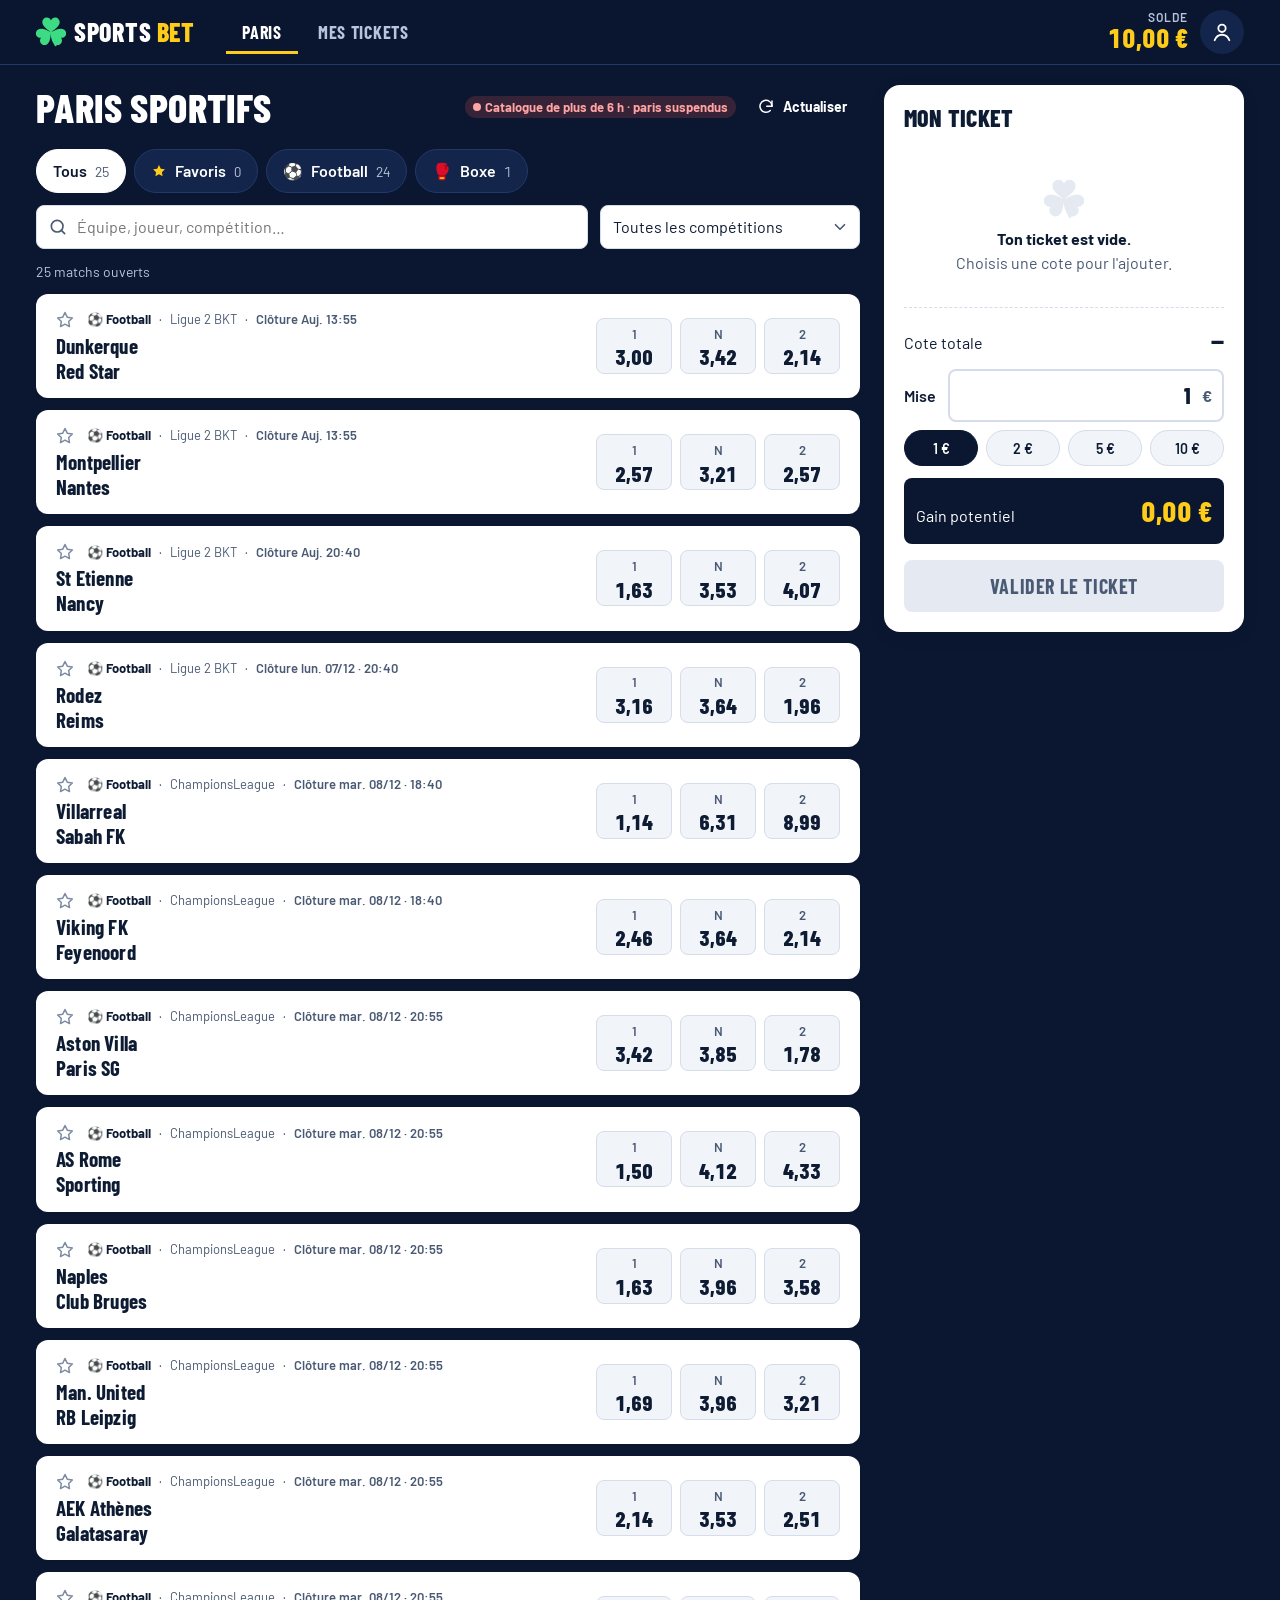
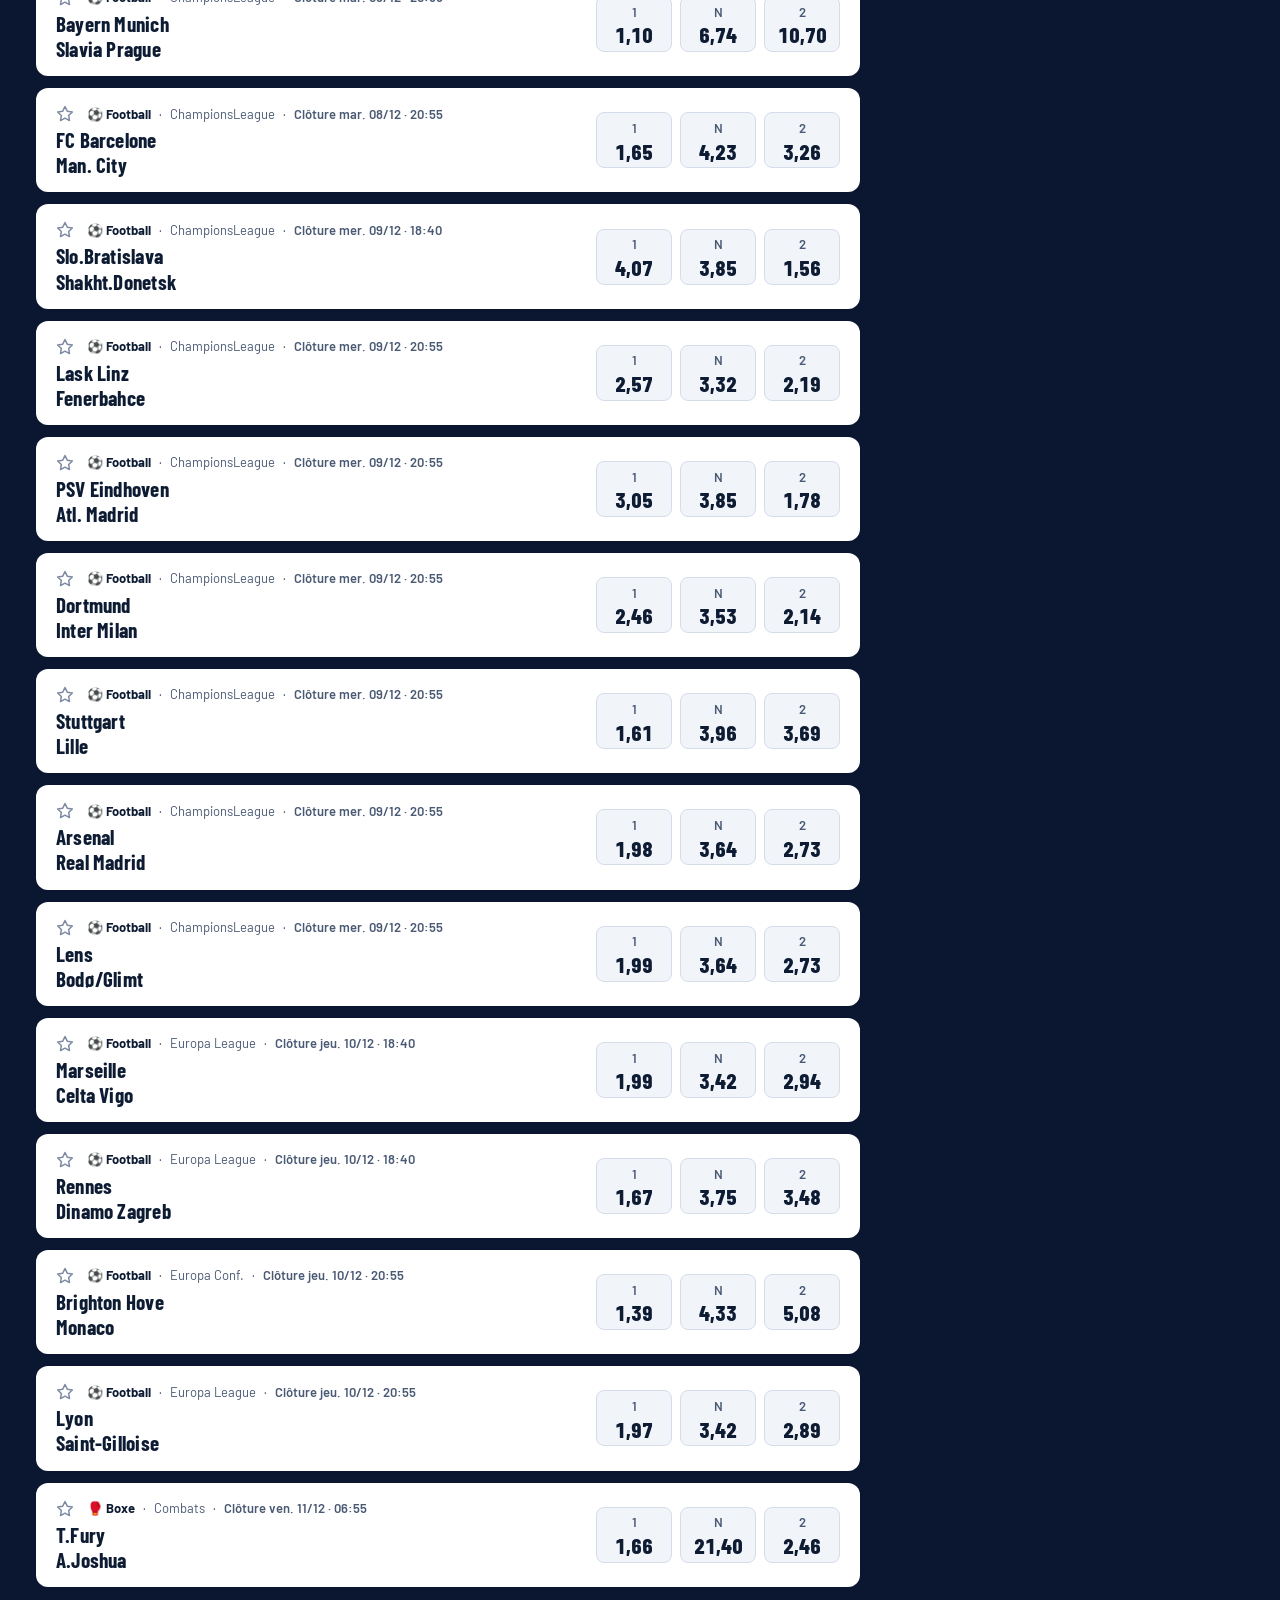
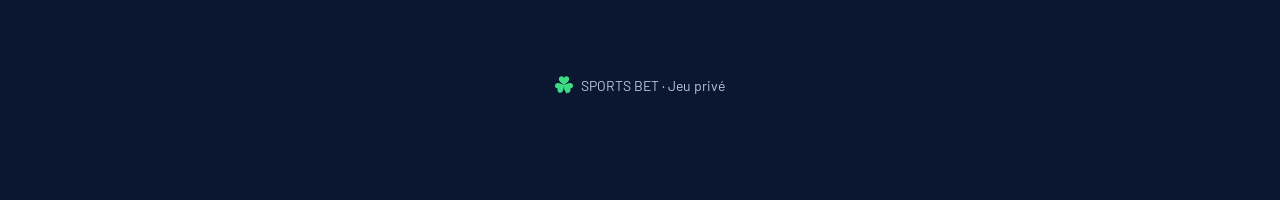
<file: index.html>
<!doctype html>
<html lang="fr">
<head>
<meta charset="utf-8">
<meta name="viewport" content="width=device-width,initial-scale=1,viewport-fit=cover">
<title>SPORTS BET</title>
<meta name="description" content="SPORTS BET : composez vos combinés, suivez vos tickets et imprimez-les.">
<meta name="theme-color" content="#0b1730">
<link rel="icon" href="favicon.svg" type="image/svg+xml">
<link rel="preload" href="assets/fonts/barlow-latin-400-normal.woff2" as="font" type="font/woff2" crossorigin>
<link rel="preload" href="assets/fonts/barlow-condensed-latin-800-normal.woff2" as="font" type="font/woff2" crossorigin>
<link rel="stylesheet" href="assets/css/tokens.css?v=20261017-6">
<link rel="stylesheet" href="assets/css/base.css?v=20261017-6">
<link rel="stylesheet" href="assets/css/components.css?v=20261017-6">
<link rel="stylesheet" href="assets/css/ticket.css?v=20261017-6">
<script type="importmap">
{
  "imports": {
      "./assets/js/betslip.js": "./assets/js/betslip.js?v=20261025-6",
    "./assets/js/catalog.js": "./assets/js/catalog.js?v=20261017-6",
    "./assets/js/celebrate.js": "./assets/js/celebrate.js?v=20261017-6",
    "./assets/js/favorites.js": "./assets/js/favorites.js?v=20261017-6",
    "./assets/js/format.js": "./assets/js/format.js?v=20261017-6",
    "./assets/js/main.js": "./assets/js/main.js?v=20261017-6",
    "./assets/js/prefs.js": "./assets/js/prefs.js?v=20261017-6",
    "./assets/js/settle.js": "./assets/js/settle.js?v=20261025-6",
    "./assets/js/state.js": "./assets/js/state.js?v=20261017-6",
    "./assets/js/ticket-layout.js": "./assets/js/ticket-layout.js?v=20261017-6",
    "./assets/js/ticket-printer.js": "./assets/js/ticket-printer.js?v=20261017-6",
    "./assets/js/ticket-render.js": "./assets/js/ticket-render.js?v=20261017-6",
    "./assets/js/ui/account.js": "./assets/js/ui/account.js?v=20261017-6",
    "./assets/js/ui/betslip.js": "./assets/js/ui/betslip.js?v=20261017-6",
    "./assets/js/ui/dialogs.js": "./assets/js/ui/dialogs.js?v=20261017-6",
    "./assets/js/ui/header.js": "./assets/js/ui/header.js?v=20261017-6",
    "./assets/js/ui/history.js": "./assets/js/ui/history.js?v=20261017-6",
    "./assets/js/ui/matches.js": "./assets/js/ui/matches.js?v=20261017-6",
    "./assets/js/ui/toasts.js": "./assets/js/ui/toasts.js?v=20261017-6"
  }
}
</script>
<script type="module" src="assets/js/main.js?v=20261017-6"></script>
</head>
<body>
<svg width="0" height="0" class="sr-only" aria-hidden="true" focusable="false">
  <symbol id="i-trefle" viewBox="-52 -52 104 104">
    <g fill="currentColor">
      <path d="M0 0C-14-10-30-20-30-34C-30-44-22-50-15-50C-8-50-2-46 0-40C2-46 8-50 15-50C22-50 30-44 30-34C30-20 14-10 0 0Z"/>
      <path transform="rotate(120)" d="M0 0C-14-10-30-20-30-34C-30-44-22-50-15-50C-8-50-2-46 0-40C2-46 8-50 15-50C22-50 30-44 30-34C30-20 14-10 0 0Z"/>
      <path transform="rotate(-120)" d="M0 0C-14-10-30-20-30-34C-30-44-22-50-15-50C-8-50-2-46 0-40C2-46 8-50 15-50C22-50 30-44 30-34C30-20 14-10 0 0Z"/>
    </g>
    <path d="M0 0C2 14 6 30 16 46" fill="none" stroke="currentColor" stroke-width="7" stroke-linecap="round"/>
  </symbol>
  <symbol id="i-user" viewBox="0 0 24 24"><g fill="none" stroke="currentColor" stroke-width="2" stroke-linecap="round"><circle cx="12" cy="8" r="4"/><path d="M4 21c1.5-4 4.5-6 8-6s6.5 2 8 6"/></g></symbol>
  <symbol id="i-refresh" viewBox="0 0 24 24"><g fill="none" stroke="currentColor" stroke-width="2" stroke-linecap="round" stroke-linejoin="round"><path d="M20 11a8 8 0 1 0-2.3 5.7"/><path d="M20 4v7h-7"/></g></symbol>
  <symbol id="i-search" viewBox="0 0 24 24"><g fill="none" stroke="currentColor" stroke-width="2" stroke-linecap="round"><circle cx="11" cy="11" r="7"/><path d="m20 20-4-4"/></g></symbol>
  <symbol id="i-close" viewBox="0 0 24 24"><path d="M6 6l12 12M18 6 6 18" fill="none" stroke="currentColor" stroke-width="2.2" stroke-linecap="round"/></symbol>
  <symbol id="i-chevron" viewBox="0 0 24 24"><path d="m6 15 6-6 6 6" fill="none" stroke="currentColor" stroke-width="2.2" stroke-linecap="round" stroke-linejoin="round"/></symbol>
  <symbol id="i-ticket" viewBox="0 0 24 24"><g fill="none" stroke="currentColor" stroke-width="2" stroke-linejoin="round"><path d="M5 3h14v18l-2.3-1.5L14.3 21 12 19.5 9.7 21l-2.4-1.5L5 21z"/><path d="M8.5 8h7M8.5 12h7" stroke-linecap="round"/></g></symbol>
</svg>

<a class="skip-link" href="#contenu">Aller au contenu</a>

<header class="topbar">
  <div class="topbar__inner">
    <a class="brand" href="#paris" aria-label="SPORTS BET, accueil">
      <svg class="brand__mark" aria-hidden="true"><use href="#i-trefle"/></svg>
      <span class="brand__name">SPORTS<span> BET</span></span>
    </a>
    <nav class="tabs" aria-label="Sections">
      <a class="tabs__item" href="#paris" data-view-link="paris">Paris</a>
      <a class="tabs__item" href="#tickets" data-view-link="tickets">Mes tickets <span class="tabs__count num" id="ticket-count"></span></a>
    </nav>
    <div class="wallet">
      <div class="wallet__balance">
        <span class="wallet__label">Solde</span>
        <strong class="wallet__amount num" id="balance" aria-hidden="true">—</strong>
        <span class="sr-only" id="balance-live" aria-live="polite"></span>
      </div>
      <button class="icon-btn icon-btn--dark" id="open-account" type="button" aria-haspopup="dialog">
        <svg aria-hidden="true"><use href="#i-user"/></svg>
        <span class="sr-only">Mon compte</span>
      </button>
    </div>
  </div>
</header>

<main id="contenu" tabindex="-1">
  <section class="view view--paris" id="view-paris" data-view="paris" aria-labelledby="paris-title">
    <div class="catalog">
      <div class="catalog__head">
        <h1 id="paris-title">Paris sportifs</h1>
        <div class="freshness">
          <span class="badge badge--fresh" id="freshness" role="status">Chargement…</span>
          <button class="btn btn--ghost btn--sm" id="refresh" type="button">
            <svg aria-hidden="true"><use href="#i-refresh"/></svg><span>Actualiser</span>
          </button>
        </div>
      </div>

      <div class="chips" id="sport-chips" role="group" aria-label="Filtrer par sport"></div>

      <div class="filters">
        <label class="field field--search">
          <span class="sr-only">Rechercher une équipe ou une compétition</span>
          <svg aria-hidden="true"><use href="#i-search"/></svg>
          <input id="search" type="search" placeholder="Équipe, joueur, compétition…" autocomplete="off" enterkeyhint="search">
        </label>
        <label class="field field--select">
          <span class="sr-only">Compétition</span>
          <select id="competition"><option value="">Toutes les compétitions</option></select>
        </label>
      </div>

      <h2 class="sr-only">Matchs ouverts</h2>
      <p class="catalog__count" id="match-count" aria-live="polite"></p>
      <div class="match-list" id="matches" aria-busy="true"></div>
      <button class="btn btn--outline-light btn--block" id="more-matches" type="button" hidden>Afficher plus de matchs</button>
    </div>

    <aside class="slip surface" id="slip" aria-labelledby="slip-title" data-open="false">
      <button class="slip__handle" id="slip-handle" type="button" aria-expanded="false" aria-controls="slip-body">
        <span class="slip__handle-count num" id="slip-handle-count">0</span>
        <span class="slip__handle-text">Mon ticket</span>
        <span class="slip__handle-odd num" id="slip-handle-odd"></span>
        <svg class="slip__handle-chevron" aria-hidden="true"><use href="#i-chevron"/></svg>
      </button>
      <div class="slip__body" id="slip-body">
        <div class="slip__head">
          <h2 id="slip-title">Mon ticket</h2>
          <span class="slip__type" id="slip-type"></span>
          <button class="link-btn" id="slip-clear" type="button" hidden>Tout effacer</button>
        </div>
        <ul class="slip__picks" id="slip-picks"></ul>
        <div class="slip__empty" id="slip-empty">
          <svg aria-hidden="true"><use href="#i-trefle"/></svg>
          <p><strong>Ton ticket est vide.</strong><br>Choisis une cote pour l'ajouter.</p>
        </div>
        <div class="slip__totals">
          <div class="slip__row"><span>Cote totale</span><strong class="num" id="slip-odd">—</strong></div>
          <div class="stake">
            <label class="stake__label" for="stake">Mise</label>
            <div class="stake__input">
              <input id="stake" type="text" inputmode="decimal" autocomplete="off" value="1" aria-describedby="slip-reason">
              <span aria-hidden="true">€</span>
            </div>
            <div class="stake__quick" role="group" aria-label="Mise rapide">
              <button type="button" class="chip chip--sm" data-stake="1">1 €</button>
              <button type="button" class="chip chip--sm" data-stake="2">2 €</button>
              <button type="button" class="chip chip--sm" data-stake="5">5 €</button>
              <button type="button" class="chip chip--sm" data-stake="10">10 €</button>
            </div>
          </div>
          <div class="slip__row slip__row--gain"><span>Gain potentiel</span><strong class="num" id="slip-gain">0,00 €</strong></div>
        </div>
        <p class="slip__reason" id="slip-reason" aria-live="polite"></p>
        <button class="btn btn--primary btn--block btn--lg" id="validate" type="button" disabled>Valider le ticket</button>
      </div>
    </aside>
  </section>

  <section class="view view--tickets" id="view-tickets" data-view="tickets" aria-labelledby="tickets-title" hidden>
    <div class="tickets-head">
      <h1 id="tickets-title">Mes tickets</h1>
      <p class="tickets-summary num" id="tickets-summary"></p>
    </div>
    <div class="chips" id="ticket-filters" role="group" aria-label="Filtrer les tickets">
      <button type="button" class="chip" data-filter="PENDING" aria-pressed="false">En cours</button>
      <button type="button" class="chip" data-filter="WON" aria-pressed="false">Gagnés</button>
      <button type="button" class="chip" data-filter="LOST" aria-pressed="false">Perdus</button>
      <button type="button" class="chip" data-filter="ALL" aria-pressed="true">Tous</button>
    </div>
    <div class="ticket-list" id="history"></div>
  </section>
</main>

<footer class="footer">
  <svg aria-hidden="true"><use href="#i-trefle"/></svg>
  <p>SPORTS BET · Jeu privé</p>
</footer>

<div class="toasts" id="toasts" aria-live="polite"></div>

<dialog class="dialog" id="account-dialog" aria-labelledby="account-title">
  <div class="dialog__head">
    <h2 id="account-title">Mon compte</h2>
    <button class="icon-btn" type="button" data-close><svg aria-hidden="true"><use href="#i-close"/></svg><span class="sr-only">Fermer</span></button>
  </div>
  <div class="dialog__body">
    <div class="account-card">
      <span>Solde</span>
      <strong class="num" id="account-balance"></strong>
    </div>

    <form class="stack" id="player-form">
      <label class="label" for="player-name">Nom sur les tickets</label>
      <div class="inline-field">
        <input class="input" id="player-name" maxlength="24" autocomplete="nickname">
        <button class="btn btn--secondary" type="submit">Enregistrer</button>
      </div>
    </form>

    <form class="stack" id="credit-form">
      <label class="label" for="credit-amount">Ajouter du crédit</label>
      <div class="inline-field">
        <div class="stake__input stake__input--light">
          <input id="credit-amount" type="text" inputmode="decimal" value="10" autocomplete="off">
          <span aria-hidden="true">€</span>
        </div>
        <button class="btn btn--primary" type="submit">Créditer</button>
      </div>
      <p class="hint">Entre 0,10 € et 10 000 €.</p>
    </form>

    <section class="stack" aria-labelledby="backup-title">
      <h3 id="backup-title">Mes sauvegardes</h3>
      <p class="hint">Tes tickets sont enregistrés dans ce navigateur. Garde une copie pour les retrouver ailleurs ou après un effacement.</p>
      <div class="btn-row">
        <button class="btn btn--secondary" id="backup" type="button">Sauvegarder mes données</button>
        <label class="btn btn--secondary file-btn">Restaurer une sauvegarde<input id="restore" type="file" accept=".json,application/json"></label>
      </div>
    </section>

    <section class="stack" aria-labelledby="favorites-title">
      <h3 id="favorites-title" tabindex="-1">Mes favoris</h3>
      <ul class="fav-list" id="favorites-list"></ul>
    </section>

    <section class="stack" aria-labelledby="prefs-title">
      <h3 id="prefs-title">Préférences</h3>
      <label class="switch">
        <input type="checkbox" id="pref-sound">
        <span class="switch__track" aria-hidden="true"></span>
        <span>Son de l'imprimante</span>
      </label>
    </section>

    <section class="stack" aria-labelledby="tools-title">
      <h3 id="tools-title">Outils</h3>
      <div class="btn-row">
        <button class="btn btn--secondary" id="open-manage" type="button" aria-haspopup="dialog">Gestion des matchs</button>
        <button class="btn btn--danger-ghost" id="reset" type="button">Nouvelle session</button>
      </div>
    </section>

    <section class="stack" aria-labelledby="activity-title">
      <h3 id="activity-title">Activité</h3>
      <ul class="activity" id="activity"></ul>
    </section>
  </div>
</dialog>

<dialog class="dialog" id="manage-dialog" aria-labelledby="manage-title">
  <div class="dialog__head">
    <h2 id="manage-title">Gestion des matchs</h2>
    <button class="icon-btn" type="button" data-close><svg aria-hidden="true"><use href="#i-close"/></svg><span class="sr-only">Fermer</span></button>
  </div>
  <div class="dialog__body">
    <form class="stack" id="match-form">
      <h3>Ajouter un match</h3>
      <div class="form-grid">
        <label class="label">Sport
          <select class="input" id="match-sport">
            <option>Football</option><option>Rugby</option><option>Tennis</option><option>Basketball</option>
            <option>Handball</option><option>Volley-ball</option><option>Hockey sur glace</option><option>Baseball</option>
            <option>Football américain</option><option>Autre</option>
          </select>
        </label>
        <label class="label">Équipe à domicile<input class="input" id="match-home" required maxlength="60" autocomplete="off"></label>
        <label class="label">Équipe à l'extérieur<input class="input" id="match-away" required maxlength="60" autocomplete="off"></label>
      </div>
      <div class="form-grid form-grid--odds">
        <label class="label">Cote 1<input class="input num" id="match-odd-1" inputmode="decimal" value="2,00" required></label>
        <label class="label">Cote N<input class="input num" id="match-odd-n" inputmode="decimal" value="3,00" required></label>
        <label class="label">Cote 2<input class="input num" id="match-odd-2" inputmode="decimal" value="2,00" required></label>
      </div>
      <button class="btn btn--primary" type="submit">Ajouter le match</button>
    </form>

    <section class="stack" aria-labelledby="results-title">
      <h3 id="results-title">Résultats à saisir</h3>
      <p class="hint">Les matchs du catalogue sont réglés automatiquement. Seuls tes matchs ajoutés à la main apparaissent ici.</p>
      <div id="manual-results"></div>
    </section>
  </div>
</dialog>

<dialog class="dialog dialog--small" id="confirm-dialog" aria-labelledby="confirm-title" aria-describedby="confirm-text">
  <form method="dialog">
    <div class="dialog__body">
      <h2 id="confirm-title"></h2>
      <p id="confirm-text"></p>
    </div>
    <div class="dialog__foot">
      <button class="btn btn--secondary" value="cancel">Annuler</button>
      <button class="btn btn--primary" value="ok" id="confirm-ok"></button>
    </div>
  </form>
</dialog>

<dialog class="printer" id="printer" aria-labelledby="printer-title">
  <h2 class="sr-only" id="printer-title">Ticket</h2>
  <div class="printer__rays" aria-hidden="true"></div>
  <div class="printer__flash" aria-hidden="true"></div>
  <canvas class="printer__fx" id="printer-fx" aria-hidden="true"></canvas>
  <p class="sr-only" id="printer-win-live" aria-live="polite"></p>
  <div class="printer__bar">
    <button class="printer__sound" type="button" id="printer-sound" aria-pressed="false">
      <span class="printer__sound-icon" aria-hidden="true"></span><span class="printer__sound-label">Son</span>
    </button>
    <button class="printer__close" type="button" data-ticket-action="close">
      <svg aria-hidden="true"><use href="#i-close"/></svg><span>Fermer</span>
    </button>
  </div>
  <div class="win-banner" aria-hidden="true">
    <span class="win-banner__kicker">Ticket gagnant</span>
    <strong class="win-banner__amount num" id="printer-win-amount"></strong>
  </div>
  <div class="printer__stage">
    <div class="printer__machine" aria-hidden="true">
      <div class="printer__top"><span class="printer__led"></span><span class="printer__vents"></span><span class="printer__brand">SPORTS BET</span></div>
      <div class="printer__slot"></div>
    </div>
    <div class="printer__window">
      <div class="printer__paper" id="printer-paper"></div>
      <div class="printer__head" id="printer-head" aria-hidden="true"></div>
      <div class="win-stamp" id="printer-stamp" aria-hidden="true"></div>
    </div>
  </div>
  <p class="printer__skip">Touchez l'écran ou appuyez sur Échap pour passer</p>
  <div class="printer__actions" id="printer-actions">
    <button class="btn btn--accent" type="button" data-ticket-action="print">Imprimer</button>
    <button class="btn btn--outline-light" type="button" data-ticket-action="png">Image</button>
    <button class="btn btn--outline-light" type="button" data-ticket-action="pdf">PDF</button>
    <button class="btn btn--outline-light" type="button" data-ticket-action="share" hidden>Partager</button>
  </div>
</dialog>

<div class="print-root" id="print-root" aria-hidden="true"></div>
</body>
</html>
</file>
<file: assets/css/tokens.css>
@font-face { font-family: 'Barlow'; font-weight: 400; font-display: swap; src: url(../fonts/barlow-latin-400-normal.woff2) format('woff2'); unicode-range: U+0000-00FF, U+0131, U+0152-0153, U+02BB-02BC, U+02C6, U+02DA, U+02DC, U+0304, U+0308, U+0329, U+2000-206F, U+20AC, U+2122, U+2191, U+2193, U+2212, U+2215, U+FEFF, U+FFFD; }
@font-face { font-family: 'Barlow'; font-weight: 400; font-display: swap; src: url(../fonts/barlow-latin-ext-400-normal.woff2) format('woff2'); unicode-range: U+0100-02BA, U+02BD-02C5, U+02C7-02CC, U+02CE-02D7, U+02DD-02FF, U+1D00-1DBF, U+1E00-1E9F, U+1EF2-1EFF, U+2020, U+20A0-20AB, U+20AD-20C0, U+2113, U+2C60-2C7F, U+A720-A7FF; }
@font-face { font-family: 'Barlow'; font-weight: 600; font-display: swap; src: url(../fonts/barlow-latin-600-normal.woff2) format('woff2'); unicode-range: U+0000-00FF, U+0131, U+0152-0153, U+02BB-02BC, U+02C6, U+02DA, U+02DC, U+0304, U+0308, U+0329, U+2000-206F, U+20AC, U+2122, U+2191, U+2193, U+2212, U+2215, U+FEFF, U+FFFD; }
@font-face { font-family: 'Barlow'; font-weight: 600; font-display: swap; src: url(../fonts/barlow-latin-ext-600-normal.woff2) format('woff2'); unicode-range: U+0100-02BA, U+02BD-02C5, U+02C7-02CC, U+02CE-02D7, U+02DD-02FF, U+1D00-1DBF, U+1E00-1E9F, U+1EF2-1EFF, U+2020, U+20A0-20AB, U+20AD-20C0, U+2113, U+2C60-2C7F, U+A720-A7FF; }
@font-face { font-family: 'Barlow'; font-weight: 700; font-display: swap; src: url(../fonts/barlow-latin-700-normal.woff2) format('woff2'); unicode-range: U+0000-00FF, U+0131, U+0152-0153, U+02BB-02BC, U+02C6, U+02DA, U+02DC, U+0304, U+0308, U+0329, U+2000-206F, U+20AC, U+2122, U+2191, U+2193, U+2212, U+2215, U+FEFF, U+FFFD; }
@font-face { font-family: 'Barlow'; font-weight: 700; font-display: swap; src: url(../fonts/barlow-latin-ext-700-normal.woff2) format('woff2'); unicode-range: U+0100-02BA, U+02BD-02C5, U+02C7-02CC, U+02CE-02D7, U+02DD-02FF, U+1D00-1DBF, U+1E00-1E9F, U+1EF2-1EFF, U+2020, U+20A0-20AB, U+20AD-20C0, U+2113, U+2C60-2C7F, U+A720-A7FF; }
@font-face { font-family: 'Barlow Condensed'; font-weight: 700; font-display: swap; src: url(../fonts/barlow-condensed-latin-700-normal.woff2) format('woff2'); unicode-range: U+0000-00FF, U+0131, U+0152-0153, U+02BB-02BC, U+02C6, U+02DA, U+02DC, U+0304, U+0308, U+0329, U+2000-206F, U+20AC, U+2122, U+2191, U+2193, U+2212, U+2215, U+FEFF, U+FFFD; }
@font-face { font-family: 'Barlow Condensed'; font-weight: 700; font-display: swap; src: url(../fonts/barlow-condensed-latin-ext-700-normal.woff2) format('woff2'); unicode-range: U+0100-02BA, U+02BD-02C5, U+02C7-02CC, U+02CE-02D7, U+02DD-02FF, U+1D00-1DBF, U+1E00-1E9F, U+1EF2-1EFF, U+2020, U+20A0-20AB, U+20AD-20C0, U+2113, U+2C60-2C7F, U+A720-A7FF; }
@font-face { font-family: 'Barlow Condensed'; font-weight: 800; font-display: swap; src: url(../fonts/barlow-condensed-latin-800-normal.woff2) format('woff2'); unicode-range: U+0000-00FF, U+0131, U+0152-0153, U+02BB-02BC, U+02C6, U+02DA, U+02DC, U+0304, U+0308, U+0329, U+2000-206F, U+20AC, U+2122, U+2191, U+2193, U+2212, U+2215, U+FEFF, U+FFFD; }
@font-face { font-family: 'Barlow Condensed'; font-weight: 800; font-display: swap; src: url(../fonts/barlow-condensed-latin-ext-800-normal.woff2) format('woff2'); unicode-range: U+0100-02BA, U+02BD-02C5, U+02C7-02CC, U+02CE-02D7, U+02DD-02FF, U+1D00-1DBF, U+1E00-1E9F, U+1EF2-1EFF, U+2020, U+20A0-20AB, U+20AD-20C0, U+2113, U+2C60-2C7F, U+A720-A7FF; }

:root {
  --bg: #0b1730;
  --bg-raised: #13254a;
  --bg-line: #22386a;
  --surface: #ffffff;
  --surface-2: #f1f4f9;
  --surface-3: #e4e9f2;
  --border: #d5dcea;
  --text: #0d1b33;
  --text-muted: #4a5a74;
  --text-inverse: #ffffff;
  --text-inverse-muted: #b8c4dc;

  --primary: #1d5cff;
  --primary-hover: #0f47e0;
  --primary-soft: #e3ebff;
  --accent: #ffcc1a;
  --accent-hover: #ffd84d;
  --accent-ink: #0d1b33;
  --brand: #3ddc84;

  --success: #0b7a40;
  --success-soft: #dff5e8;
  --success-ink: #0b5c31;
  --danger: #c62f2f;
  --danger-soft: #fde2e2;
  --danger-ink: #9b1c1c;
  --warning: #f29d38;
  --warning-soft: #fff0d9;
  --warning-ink: #7a3d00;
  --void: #5b6678;
  --void-soft: #eceff3;
  --void-ink: #3d4757;
  --pending-soft: #e3ebff;
  --pending-ink: #173f9e;

  --paper: #fffdf4;
  --paper-ink: #111111;

  --font-display: 'Barlow Condensed', 'Arial Narrow', 'Roboto Condensed', 'Helvetica Neue', system-ui, sans-serif;
  --font-text: 'Barlow', system-ui, -apple-system, 'Segoe UI', Roboto, Arial, sans-serif;
  --font-mono: 'JetBrains Mono', ui-monospace, 'SF Mono', Menlo, Consolas, 'DejaVu Sans Mono', monospace;

  --s1: 4px;
  --s2: 8px;
  --s3: 12px;
  --s4: 16px;
  --s5: 20px;
  --s6: 24px;
  --s8: 32px;
  --s10: 40px;
  --s12: 48px;

  --r-sm: 8px;
  --r-md: 12px;
  --r-lg: 16px;
  --r-pill: 999px;

  --shadow-sm: 0 1px 2px rgb(11 23 48 / .08);
  --shadow-md: 0 4px 16px rgb(11 23 48 / .12);
  --shadow-lg: 0 16px 40px rgb(0 0 0 / .32);

  --t-fast: 150ms;
  --t-base: 200ms;
  --t-slow: 250ms;
  --ease: cubic-bezier(.2, .7, .3, 1);

  --tap: 44px;
  --header-h: 64px;
  --content-max: 1240px;
  --slip-w: 360px;
}
</file>
<file: assets/css/base.css>
*, *::before, *::after { box-sizing: border-box; }

html {
  -webkit-text-size-adjust: 100%;
  color-scheme: light;
  scroll-padding-top: calc(var(--header-h) + var(--s4));
}

body {
  margin: 0;
  min-height: 100vh;
  background: var(--bg);
  color: var(--text-inverse);
  font: 400 1rem/1.5 var(--font-text);
  -webkit-font-smoothing: antialiased;
  overflow-x: hidden;
}

h1, h2, h3 {
  margin: 0;
  font-family: var(--font-display);
  font-weight: 800;
  line-height: 1.1;
  letter-spacing: .01em;
}

p { margin: 0; }

button, input, select {
  font: inherit;
  color: inherit;
}

button { cursor: pointer; }
button:disabled { cursor: not-allowed; }

a { color: inherit; }

img, svg { display: block; max-width: 100%; }

:focus-visible {
  outline: 3px solid var(--accent);
  outline-offset: 2px;
}

.surface :focus-visible,
dialog :focus-visible {
  outline-color: var(--primary);
}

.sr-only {
  position: absolute;
  width: 1px;
  height: 1px;
  margin: -1px;
  padding: 0;
  overflow: hidden;
  clip: rect(0 0 0 0);
  white-space: nowrap;
  border: 0;
}

.skip-link {
  position: absolute;
  left: var(--s4);
  top: -100px;
  z-index: 100;
  padding: var(--s3) var(--s4);
  border-radius: var(--r-sm);
  background: var(--accent);
  color: var(--accent-ink);
  font-weight: 700;
  text-decoration: none;
}
.skip-link:focus { top: var(--s2); }

[hidden] { display: none !important; }

.num { font-variant-numeric: tabular-nums; }

@media (prefers-reduced-motion: reduce) {
  *, *::before, *::after {
    animation-duration: .01ms !important;
    animation-iteration-count: 1 !important;
    transition-duration: .01ms !important;
    scroll-behavior: auto !important;
  }
}
</file>
<file: assets/css/components.css>
/* ---------- Boutons ---------- */
.btn {
  display: inline-flex;
  align-items: center;
  justify-content: center;
  gap: var(--s2);
  min-height: var(--tap);
  padding: var(--s2) var(--s5);
  border: 1px solid transparent;
  border-radius: var(--r-sm);
  font-weight: 700;
  line-height: 1.2;
  text-align: center;
  text-decoration: none;
  transition: background-color var(--t-fast) var(--ease), border-color var(--t-fast) var(--ease), color var(--t-fast) var(--ease), transform var(--t-fast) var(--ease);
}
.btn:active:not(:disabled) { transform: scale(.98); }
.btn svg { width: 18px; height: 18px; flex: none; }
.btn--sm { min-height: 36px; padding: var(--s1) var(--s3); font-size: .875rem; }
.btn--lg { min-height: 52px; font-family: var(--font-display); font-size: 1.25rem; letter-spacing: .03em; text-transform: uppercase; }
.btn--block { width: 100%; }

.btn--primary { background: var(--primary); color: #fff; }
.btn--primary:hover:not(:disabled) { background: var(--primary-hover); }
.btn--primary:disabled { background: var(--surface-3); color: var(--text-muted); }

.btn--accent { background: var(--accent); color: var(--accent-ink); }
.btn--accent:hover { background: var(--accent-hover); }

.btn--secondary { background: var(--surface); border-color: var(--border); color: var(--text); }
.btn--secondary:hover { border-color: var(--primary); color: var(--primary); }

.btn--danger-ghost { background: transparent; border-color: var(--danger-soft); color: var(--danger); }
.btn--danger-ghost:hover { background: var(--danger-soft); }

.btn--ghost { background: transparent; color: var(--text-inverse); }
.btn--ghost:hover { background: var(--bg-raised); }

.btn--outline-light { background: transparent; border-color: var(--bg-line); color: var(--text-inverse); }
.btn--outline-light:hover { border-color: var(--text-inverse-muted); background: var(--bg-raised); }

.btn--ghost-light { background: transparent; color: var(--text-inverse-muted); }
.btn--ghost-light:hover { color: var(--text-inverse); }

.icon-btn {
  display: inline-grid;
  place-items: center;
  width: var(--tap);
  height: var(--tap);
  flex: none;
  border: 0;
  border-radius: var(--r-pill);
  background: transparent;
  color: var(--text-muted);
  transition: background-color var(--t-fast) var(--ease), color var(--t-fast) var(--ease);
}
.icon-btn svg { width: 22px; height: 22px; }
.icon-btn:hover { background: var(--surface-2); color: var(--text); }
.icon-btn--dark { background: var(--bg-raised); color: var(--text-inverse); }
.icon-btn--dark:hover { background: var(--bg-line); color: var(--text-inverse); }

.link-btn {
  min-height: var(--tap);
  padding: 0 var(--s2);
  border: 0;
  background: none;
  color: var(--primary);
  font-weight: 600;
  font-size: .875rem;
  text-decoration: underline;
  text-underline-offset: 3px;
}

/* ---------- Chips ---------- */
.chips {
  display: flex;
  gap: var(--s2);
  margin: 0 calc(-1 * var(--s4));
  padding: var(--s1) var(--s4) var(--s3);
  overflow-x: auto;
  scrollbar-width: none;
  scroll-snap-type: x proximity;
}
.chips::-webkit-scrollbar { display: none; }

.chip {
  display: inline-flex;
  align-items: center;
  gap: var(--s2);
  flex: none;
  min-height: var(--tap);
  padding: 0 var(--s4);
  border: 1px solid var(--bg-line);
  border-radius: var(--r-pill);
  background: var(--bg-raised);
  color: var(--text-inverse);
  font-weight: 600;
  white-space: nowrap;
  scroll-snap-align: start;
  transition: background-color var(--t-fast) var(--ease), border-color var(--t-fast) var(--ease), color var(--t-fast) var(--ease);
}
.chip:hover { border-color: var(--text-inverse-muted); }
.chip[aria-pressed="true"] { background: var(--text-inverse); border-color: var(--text-inverse); color: var(--bg); }
.chip__count { color: var(--text-inverse-muted); font-weight: 400; font-size: .875rem; }
.chip[aria-pressed="true"] .chip__count { color: var(--text-muted); }
.chip--sm { min-height: 36px; padding: 0 var(--s3); font-size: .875rem; }
.surface .chip { background: var(--surface-2); border-color: var(--border); color: var(--text); }
.surface .chip:hover { border-color: var(--primary); }

/* ---------- Badges ---------- */
.badge {
  display: inline-flex;
  align-items: center;
  gap: var(--s1);
  padding: 2px var(--s2);
  border-radius: var(--r-pill);
  font-size: .8125rem;
  font-weight: 700;
  line-height: 1.4;
  white-space: nowrap;
}
.badge::before { content: ''; width: 8px; height: 8px; border-radius: 50%; background: currentColor; }
.badge--fresh { background: rgb(61 220 132 / .14); color: #7ff0b0; }
.badge--late { background: rgb(242 157 56 / .16); color: #ffc27a; }
.badge--stale { background: rgb(255 92 92 / .18); color: #ffa3a3; }
.badge--error { background: rgb(255 92 92 / .18); color: #ffa3a3; }

.status {
  display: inline-flex;
  align-items: center;
  padding: 2px var(--s2);
  border-radius: var(--r-sm);
  font-family: var(--font-display);
  font-size: .875rem;
  font-weight: 800;
  letter-spacing: .06em;
  text-transform: uppercase;
}
.status--PENDING { background: var(--pending-soft); color: var(--pending-ink); }
.status--WON { background: var(--success-soft); color: var(--success-ink); }
.status--LOST { background: var(--danger-soft); color: var(--danger-ink); }
.status--VOID { background: var(--void-soft); color: var(--void-ink); }

/* ---------- Champs ---------- */
.field { position: relative; display: block; }
.field--search svg { position: absolute; left: var(--s3); top: 50%; width: 20px; height: 20px; transform: translateY(-50%); color: var(--text-muted); pointer-events: none; }
.field input, .field select, .input {
  width: 100%;
  min-height: var(--tap);
  padding: var(--s2) var(--s3);
  border: 1px solid var(--border);
  border-radius: var(--r-sm);
  background: var(--surface);
  color: var(--text);
}
.field--search input { padding-left: 40px; }
.field select, select.input { appearance: none; padding-right: 36px; background: var(--surface) url("data:image/svg+xml,%3Csvg xmlns='http://www.w3.org/2000/svg' viewBox='0 0 24 24'%3E%3Cpath d='m6 9 6 6 6-6' fill='none' stroke='%234a5a74' stroke-width='2.2' stroke-linecap='round' stroke-linejoin='round'/%3E%3C/svg%3E") right 10px center / 18px no-repeat; }
.input:focus, .field input:focus, .field select:focus { border-color: var(--primary); }
.label { display: grid; gap: var(--s1); font-size: .875rem; font-weight: 600; color: var(--text); }
.hint { font-size: .875rem; color: var(--text-muted); }

.switch { display: inline-flex; align-items: center; gap: var(--s3); min-height: var(--tap); cursor: pointer; font-weight: 600; }
.switch input { position: absolute; opacity: 0; width: 1px; height: 1px; }
.switch__track { position: relative; width: 44px; height: 26px; flex: none; border-radius: var(--r-pill); background: var(--surface-3); box-shadow: inset 0 0 0 1px #7d8aa3; transition: background-color var(--t-fast) var(--ease); }
.switch__track::after { content: ''; position: absolute; left: 3px; top: 3px; width: 20px; height: 20px; border-radius: 50%; background: #fff; box-shadow: var(--shadow-sm); transition: transform var(--t-base) var(--ease); }
.switch input:checked + .switch__track { background: var(--primary); }
.switch input:checked + .switch__track::after { transform: translateX(18px); }
.switch input:focus-visible + .switch__track { outline: 3px solid var(--primary); outline-offset: 2px; }

/* ---------- En-tête ---------- */
.topbar {
  position: sticky;
  top: 0;
  z-index: 20;
  background: rgb(11 23 48 / .92);
  backdrop-filter: blur(10px);
  border-bottom: 1px solid var(--bg-line);
}
.topbar__inner {
  display: flex;
  align-items: center;
  gap: var(--s4);
  max-width: var(--content-max);
  min-height: var(--header-h);
  margin: 0 auto;
  padding: var(--s2) var(--s4);
}
.brand { display: inline-flex; align-items: center; gap: var(--s2); min-height: var(--tap); color: var(--text-inverse); text-decoration: none; }
.brand__mark { width: 30px; height: 30px; color: var(--brand); transition: transform var(--t-slow) var(--ease); }
.brand:hover .brand__mark { transform: rotate(-12deg); }
.brand__name { font-family: var(--font-display); font-size: 1.625rem; font-weight: 800; letter-spacing: .02em; line-height: 1; }
.brand__name span { color: var(--accent); }

.tabs { display: flex; gap: var(--s1); margin-left: var(--s4); }
.tabs__item {
  display: inline-flex;
  align-items: center;
  gap: var(--s2);
  min-height: var(--tap);
  padding: 0 var(--s4);
  border-radius: var(--r-sm);
  color: var(--text-inverse-muted);
  font-family: var(--font-display);
  font-size: 1.125rem;
  font-weight: 700;
  letter-spacing: .04em;
  text-transform: uppercase;
  text-decoration: none;
  transition: color var(--t-fast) var(--ease), background-color var(--t-fast) var(--ease);
}
.tabs__item:hover { color: var(--text-inverse); }
.tabs__item[aria-current="page"] { color: var(--text-inverse); box-shadow: inset 0 -3px 0 var(--accent); border-radius: var(--r-sm) var(--r-sm) 0 0; }
.tabs__count:not(:empty) { min-width: 22px; padding: 0 6px; border-radius: var(--r-pill); background: var(--bg-line); color: var(--text-inverse); font-family: var(--font-text); font-size: .75rem; letter-spacing: 0; line-height: 22px; text-align: center; }

.wallet { display: flex; align-items: center; gap: var(--s3); margin-left: auto; }
.wallet__balance { display: grid; justify-items: end; line-height: 1.1; }
.wallet__label { font-size: .75rem; font-weight: 600; letter-spacing: .08em; text-transform: uppercase; color: var(--text-inverse-muted); }
.wallet__amount { font-family: var(--font-display); font-size: 1.625rem; font-weight: 800; color: var(--accent); }
.wallet__amount.is-up { animation: pulse-up var(--t-slow) var(--ease) 2; }
.wallet__amount.is-down { animation: pulse-down var(--t-slow) var(--ease) 2; }
@keyframes pulse-up { 50% { transform: scale(1.08); color: #7ff0b0; } }
@keyframes pulse-down { 50% { transform: scale(.94); color: #fff; } }

/* ---------- Mise en page ---------- */
main { display: block; max-width: var(--content-max); margin: 0 auto; padding: var(--s5) var(--s4) var(--s12); }
main:focus { outline: none; }
.view--paris { display: grid; grid-template-columns: minmax(0, 1fr) var(--slip-w); gap: var(--s6); align-items: start; }

.catalog__head { display: flex; flex-wrap: wrap; align-items: center; justify-content: space-between; gap: var(--s3); margin-bottom: var(--s4); }
.catalog__head h1, .tickets-head h1 { font-size: clamp(1.75rem, 5vw, 2.5rem); text-transform: uppercase; }
.freshness { display: flex; flex-wrap: wrap; align-items: center; gap: var(--s2); min-width: 0; }
.freshness .badge { white-space: normal; }
.filters { display: grid; grid-template-columns: minmax(0, 1fr) minmax(0, 260px); gap: var(--s3); margin-bottom: var(--s3); }
.catalog__count { min-height: 1.5em; margin-bottom: var(--s3); font-size: .875rem; color: var(--text-inverse-muted); }

/* ---------- Carte match ---------- */
.match-list { display: grid; gap: var(--s3); margin-bottom: var(--s4); }
.match-list[aria-busy="true"] { min-height: 150vh; }
.match {
  display: grid;
  grid-template-columns: minmax(0, 1fr) auto;
  align-items: center;
  gap: var(--s3) var(--s5);
  padding: var(--s4) var(--s5);
  border-radius: var(--r-md);
  background: var(--surface);
  color: var(--text);
  box-shadow: var(--shadow-sm);
}
.match__meta { display: flex; flex-wrap: wrap; align-items: center; gap: var(--s1) var(--s2); margin-bottom: var(--s1); font-size: .8125rem; color: var(--text-muted); }
.match__sport { font-weight: 700; color: var(--text); }
.match__close { font-weight: 600; }
.match__close--soon { color: var(--danger-ink); }
.match__teams { display: grid; gap: 2px; font-family: var(--font-display); font-size: 1.3125rem; font-weight: 700; letter-spacing: .01em; overflow-wrap: anywhere; }
.match__market { display: inline-block; margin-top: var(--s1); padding: 1px var(--s2); border-radius: var(--r-sm); background: var(--surface-2); font-size: .8125rem; font-weight: 600; color: var(--text-muted); }

.odds { display: grid; grid-auto-flow: column; grid-auto-columns: 76px; gap: var(--s2); }
.odd {
  display: grid;
  align-content: center;
  justify-items: center;
  gap: 2px;
  min-height: 56px;
  padding: var(--s1) var(--s2);
  border: 1px solid var(--border);
  border-radius: var(--r-sm);
  background: var(--surface-2);
  color: var(--text);
  transition: background-color var(--t-fast) var(--ease), border-color var(--t-fast) var(--ease), transform var(--t-fast) var(--ease), box-shadow var(--t-fast) var(--ease);
}
.odd:hover:not(:disabled) { border-color: var(--primary); background: var(--primary-soft); }
.odd:active:not(:disabled) { transform: scale(.96); }
.odd__label { max-width: 100%; overflow: hidden; font-size: .8125rem; font-weight: 600; color: var(--text-muted); text-overflow: ellipsis; white-space: nowrap; }
.odd__value { font-family: var(--font-display); font-size: 1.3125rem; font-weight: 800; line-height: 1; }
.odd[aria-pressed="true"] { border-color: #d9a900; background: var(--accent); box-shadow: 0 0 0 2px var(--accent), 0 4px 12px rgb(255 204 26 / .35); }
.odd[aria-pressed="true"] .odd__label { color: var(--accent-ink); }
.odd:disabled { opacity: .5; }

.more { grid-column: 1 / -1; }
.more summary {
  display: inline-flex;
  align-items: center;
  gap: var(--s2);
  min-height: var(--tap);
  padding: 0 var(--s4);
  border: 1px solid var(--border);
  border-radius: var(--r-sm);
  color: var(--primary);
  font-weight: 700;
  cursor: pointer;
  list-style: none;
}
.more summary::-webkit-details-marker { display: none; }
.more summary::after { content: ''; width: 8px; height: 8px; border: solid currentColor; border-width: 0 2px 2px 0; transform: rotate(45deg) translateY(-2px); transition: transform var(--t-fast) var(--ease); }
.more[open] summary::after { transform: rotate(-135deg) translateY(-2px); }
.odds--list { grid-auto-flow: row; grid-template-columns: repeat(auto-fill, minmax(150px, 1fr)); margin-top: var(--s3); }
.odds--list .odd { grid-template-columns: minmax(0, 1fr) auto; justify-items: start; gap: var(--s2); min-height: var(--tap); padding: var(--s2) var(--s3); }
.odds--list .odd__label { white-space: normal; text-align: left; color: var(--text); }
.odds--list .odd__value { font-size: 1.125rem; }

.more--markets > summary { color: var(--text); background: var(--surface-2); border-color: var(--surface-2); }
.more--markets > summary:hover { border-color: var(--primary); }
.markets { display: grid; gap: var(--s4); margin-top: var(--s3); padding-top: var(--s3); border-top: 1px solid var(--surface-3); }
.market { display: grid; gap: var(--s2); }
.market .odds--list { margin-top: 0; }
.market__title { margin: 0; font-family: var(--font-display); font-size: 1.0625rem; font-weight: 700; letter-spacing: .02em; color: var(--text); }
details.market > summary {
  display: flex;
  align-items: center;
  gap: var(--s2);
  min-height: var(--tap);
  padding: 0 var(--s3);
  border: 1px solid var(--border);
  border-radius: var(--r-sm);
  cursor: pointer;
  list-style: none;
}
details.market > summary::-webkit-details-marker { display: none; }
details.market > summary::after { content: ''; width: 8px; height: 8px; margin-left: var(--s2); border: solid var(--text-muted); border-width: 0 2px 2px 0; transform: rotate(45deg) translateY(-2px); transition: transform var(--t-fast) var(--ease); }
details.market[open] > summary::after { transform: rotate(-135deg) translateY(-2px); }
details.market > summary:hover { border-color: var(--primary); }
.market__count { margin-left: auto; font-family: var(--font-text); font-size: .8125rem; font-weight: 600; color: var(--text-muted); }

.match--skeleton { min-height: 104px; }
.skeleton { display: block; border-radius: var(--r-sm); background: linear-gradient(90deg, var(--surface-2) 0%, var(--surface-3) 50%, var(--surface-2) 100%) 0 0 / 200% 100%; animation: shimmer 1.2s linear infinite; }
@keyframes shimmer { to { background-position: -200% 0; } }

.empty-state { display: grid; justify-items: center; gap: var(--s3); padding: var(--s10) var(--s5); border: 1px dashed var(--bg-line); border-radius: var(--r-md); color: var(--text-inverse-muted); text-align: center; }
.empty-state svg { width: 48px; height: 48px; color: var(--bg-line); }
.empty-state strong { color: var(--text-inverse); font-size: 1.125rem; }

/* ---------- Favoris ---------- */
.match__top { display: flex; align-items: center; gap: var(--s1); margin-bottom: var(--s1); }
.match__top .match__meta { margin-bottom: 0; }
.star {
  position: relative;
  display: inline-grid;
  place-items: center;
  flex: none;
  width: 36px;
  height: 36px;
  margin: -8px 0 -8px -9px;
  border: 0;
  border-radius: 50%;
  background: transparent;
  color: #7d8aa3;
  transition: color var(--t-fast) var(--ease), background-color var(--t-fast) var(--ease);
}
.star::after { content: ''; position: absolute; inset: -4px; }
.star svg { width: 20px; height: 20px; fill: none; stroke: currentColor; stroke-width: 1.8; stroke-linejoin: round; transition: transform var(--t-base) var(--ease); }
.star:hover, .star[aria-expanded="true"] { background: var(--surface-2); color: #b88a00; }
.star:active svg { transform: scale(.8); }
.star[data-on="true"] { color: #b88a00; }
.star[data-on="true"] svg { fill: var(--accent); stroke: #b88a00; animation: star-pop var(--t-slow) var(--ease); }
@keyframes star-pop { 50% { transform: scale(1.3) rotate(12deg); } }
.match--fav { box-shadow: inset 4px 0 0 var(--accent), var(--shadow-sm); }

.fav-panel { grid-column: 1 / -1; display: flex; flex-wrap: wrap; align-items: center; gap: var(--s2); padding: var(--s3); border-radius: var(--r-sm); background: var(--surface-2); animation: slide-in var(--t-slow) var(--ease); }
.fav-panel__label { margin-right: var(--s1); font-size: .75rem; font-weight: 700; letter-spacing: .08em; text-transform: uppercase; color: var(--text-muted); }
.fav-chip {
  display: inline-flex;
  align-items: center;
  gap: 6px;
  min-height: 40px;
  padding: 0 var(--s3);
  border: 1px solid var(--border);
  border-radius: var(--r-pill);
  background: var(--surface);
  color: var(--text);
  font-weight: 600;
  transition: background-color var(--t-fast) var(--ease), border-color var(--t-fast) var(--ease);
}
.fav-chip:hover { border-color: #d9a900; }
.fav-chip svg { width: 16px; height: 16px; fill: none; stroke: currentColor; stroke-width: 2; stroke-linejoin: round; }
.fav-chip[aria-pressed="true"] { border-color: #d9a900; background: var(--accent); color: var(--accent-ink); }
.fav-chip[aria-pressed="true"] svg { fill: currentColor; }
.chip--fav svg { width: 16px; height: 16px; fill: var(--accent); }
.chip--fav[aria-pressed="true"] svg { fill: #b88a00; }

.fav-list { display: grid; margin: 0; padding: 0; list-style: none; }
.fav-item { display: flex; align-items: center; justify-content: space-between; gap: var(--s2); padding: var(--s1) 0; border-bottom: 1px solid var(--surface-3); }
.fav-item:last-child { border: 0; }
.fav-item small { display: block; font-size: .8125rem; color: var(--text-muted); }

/* ---------- Panier ---------- */
.slip {
  position: sticky;
  top: calc(var(--header-h) + var(--s4));
  max-height: calc(100vh - var(--header-h) - var(--s8));
  overflow: auto;
  border-radius: var(--r-lg);
  background: var(--surface);
  color: var(--text);
  box-shadow: var(--shadow-md);
}
.slip__handle { display: none; }
.slip__body { display: grid; gap: var(--s4); padding: var(--s5); }
.slip__head { display: flex; align-items: center; gap: var(--s2); }
.slip__head h2 { font-size: 1.5rem; text-transform: uppercase; }
.slip__type { padding: 2px var(--s2); border-radius: var(--r-sm); background: var(--bg); color: var(--text-inverse); font-family: var(--font-display); font-size: .875rem; font-weight: 700; letter-spacing: .05em; text-transform: uppercase; }
.slip__type:empty { display: none; }
.slip__head .link-btn { margin-left: auto; }

.slip__picks { display: grid; gap: var(--s2); margin: 0; padding: 0; list-style: none; }
.slip-pick {
  display: grid;
  grid-template-columns: minmax(0, 1fr) auto auto;
  align-items: center;
  gap: var(--s1) var(--s2);
  padding: var(--s3);
  border-radius: var(--r-sm);
  background: var(--surface-2);
  animation: slide-in var(--t-slow) var(--ease);
}
@keyframes slide-in { from { opacity: 0; transform: translateY(-6px); } }
.slip-pick__match { font-size: .8125rem; color: var(--text-muted); overflow-wrap: anywhere; }
.slip-pick__choice { font-weight: 700; overflow-wrap: anywhere; }
.slip-pick__odd { grid-row: 1 / 3; grid-column: 2; font-family: var(--font-display); font-size: 1.25rem; font-weight: 800; }
.slip-pick .icon-btn { grid-row: 1 / 3; grid-column: 3; width: 36px; height: 36px; margin-right: -6px; }
.slip-pick .icon-btn svg { width: 18px; height: 18px; }
.slip-pick--closed { background: var(--danger-soft); }
.slip-pick--closed .slip-pick__odd { font-family: var(--font-text); font-size: .8125rem; font-weight: 700; color: var(--danger-ink); text-transform: uppercase; }

.slip__empty { display: grid; justify-items: center; gap: var(--s2); padding: var(--s4) 0; color: var(--text-muted); text-align: center; }
.slip__empty svg { width: 40px; height: 40px; color: var(--surface-3); }
.slip__empty strong { color: var(--text); }

.slip__totals { display: grid; gap: var(--s3); padding-top: var(--s4); border-top: 1px dashed var(--border); }
.slip__row { display: flex; align-items: baseline; justify-content: space-between; gap: var(--s3); }
.slip__row strong { font-family: var(--font-display); font-size: 1.375rem; font-weight: 800; }
.slip__row--gain { padding: var(--s3); border-radius: var(--r-sm); background: var(--bg); color: var(--text-inverse); }
.slip__row--gain strong { color: var(--accent); font-size: 1.75rem; }

.stake { display: grid; grid-template-columns: auto minmax(0, 1fr); align-items: center; gap: var(--s2) var(--s3); }
.stake__label { font-weight: 600; }
.stake__input { position: relative; }
.stake__input input {
  width: 100%;
  min-height: var(--tap);
  padding: var(--s2) 32px var(--s2) var(--s3);
  border: 2px solid var(--border);
  border-radius: var(--r-sm);
  background: var(--surface);
  color: var(--text);
  font-family: var(--font-display);
  font-size: 1.375rem;
  font-weight: 800;
  text-align: right;
}
.stake__input input:focus { border-color: var(--primary); }
.stake__input span { position: absolute; right: var(--s3); top: 50%; transform: translateY(-50%); font-weight: 700; color: var(--text-muted); }
.stake__quick { grid-column: 1 / -1; display: grid; grid-template-columns: repeat(4, 1fr); gap: var(--s2); }
.stake__quick .chip { justify-content: center; padding: 0; }
.stake__quick .chip[aria-pressed="true"] { background: var(--bg); border-color: var(--bg); color: var(--text-inverse); }
.stake__input--light input { font-size: 1.125rem; }

.slip__reason { min-height: 1.4em; font-size: .875rem; font-weight: 600; color: var(--warning-ink); }
.slip__reason:empty { display: none; }

/* ---------- Tickets ---------- */
.tickets-head { display: flex; flex-wrap: wrap; align-items: baseline; justify-content: space-between; gap: var(--s2) var(--s4); margin-bottom: var(--s4); }
.tickets-summary { color: var(--text-inverse-muted); }
.tickets-summary strong { color: var(--text-inverse); }
.ticket-list { display: grid; grid-template-columns: repeat(auto-fill, minmax(min(100%, 360px), 1fr)); gap: var(--s4); margin-top: var(--s2); }
.ticket-card { display: grid; grid-template-rows: auto 1fr auto; overflow: hidden; border-radius: var(--r-md); background: var(--surface); color: var(--text); box-shadow: var(--shadow-sm); }
.ticket-card__head { display: flex; flex-wrap: wrap; align-items: center; gap: var(--s2); padding: var(--s4) var(--s4) var(--s3); }
.ticket-card__type { font-family: var(--font-display); font-weight: 700; text-transform: uppercase; letter-spacing: .04em; }
.ticket-card__date { margin-left: auto; font-size: .8125rem; color: var(--text-muted); }
.ticket-card__picks { display: grid; gap: var(--s2); margin: 0; padding: 0 var(--s4) var(--s3); list-style: none; }
.ticket-card__pick { display: grid; grid-template-columns: 20px minmax(0, 1fr) auto; gap: var(--s2); font-size: .9375rem; }
.ticket-card__pick small { display: block; color: var(--text-muted); font-size: .8125rem; }
.verdict { width: 20px; height: 20px; margin-top: 2px; border-radius: 50%; display: grid; place-items: center; font-size: .6875rem; font-weight: 800; }
.verdict--WON { background: var(--success); color: #fff; }
.verdict--LOST { background: var(--danger); color: #fff; }
.verdict--VOID { background: var(--void); color: #fff; }
.verdict--PENDING { border: 2px solid var(--surface-3); }
.ticket-card__foot { display: grid; grid-template-columns: repeat(3, auto) 1fr; align-items: end; gap: var(--s2) var(--s4); padding: var(--s3) var(--s4); border-top: 1px dashed var(--border); background: var(--surface-2); }
.kv { display: grid; gap: 0; margin: 0; }
.kv dt { font-size: .75rem; font-weight: 600; letter-spacing: .04em; text-transform: uppercase; color: var(--text-muted); }
.kv dd { margin: 0; font-family: var(--font-display); font-size: 1.125rem; font-weight: 800; }
.kv--gain dd { color: var(--success-ink); }
.ticket-card[data-status="LOST"] .kv--gain dd { color: var(--text-muted); text-decoration: line-through; }
.ticket-card__actions { display: flex; flex-wrap: wrap; justify-content: flex-end; gap: var(--s2); }
.btn--celebrate { border-color: #e9b800; background: #fff6d1; color: #6b4d00; }
.btn--celebrate:hover { background: var(--accent); color: var(--accent-ink); }
.btn--celebrate:hover svg { transform: rotate(-200deg); }
.btn--celebrate svg { transition: transform var(--t-slow) var(--ease); }
.ticket-card__id { font-family: var(--font-mono); font-size: .75rem; color: var(--text-muted); }

/* ---------- Dialogs ---------- */
.dialog {
  width: min(560px, calc(100vw - var(--s8)));
  max-height: min(90vh, 900px);
  padding: 0;
  border: 0;
  border-radius: var(--r-lg);
  background: var(--surface);
  color: var(--text);
  box-shadow: var(--shadow-lg);
}
.dialog::backdrop { background: rgb(5 12 26 / .7); backdrop-filter: blur(2px); }
.dialog[open] { animation: dialog-in var(--t-slow) var(--ease); }
@keyframes dialog-in { from { opacity: 0; transform: translateY(12px) scale(.98); } }
.dialog__head { position: sticky; top: 0; z-index: 1; display: flex; align-items: center; justify-content: space-between; gap: var(--s3); padding: var(--s4) var(--s4) var(--s3) var(--s5); background: var(--surface); border-bottom: 1px solid var(--surface-3); }
.dialog__head h2 { font-size: 1.5rem; text-transform: uppercase; }
.dialog__body { display: grid; gap: var(--s6); padding: var(--s5); }
.dialog__body h3 { font-size: 1.125rem; text-transform: uppercase; }
.dialog__foot { display: flex; justify-content: flex-end; gap: var(--s2); padding: 0 var(--s5) var(--s5); }
.dialog--small { width: min(420px, calc(100vw - var(--s8))); }
.dialog--small .dialog__body { gap: var(--s3); }
.dialog--small h2 { font-size: 1.5rem; }

.stack { display: grid; gap: var(--s2); }
.inline-field { display: flex; gap: var(--s2); }
.inline-field > :first-child { flex: 1; min-width: 0; }
.btn-row { display: flex; flex-wrap: wrap; gap: var(--s2); }
.file-btn { position: relative; overflow: hidden; }
.file-btn input { position: absolute; inset: 0; opacity: 0; cursor: pointer; }
.file-btn:focus-within { outline: 3px solid var(--primary); outline-offset: 2px; }
.form-grid { display: grid; grid-template-columns: repeat(3, minmax(0, 1fr)); gap: var(--s3); }

.account-card { display: flex; align-items: baseline; justify-content: space-between; padding: var(--s4) var(--s5); border-radius: var(--r-md); background: var(--bg); color: var(--text-inverse-muted); font-weight: 600; text-transform: uppercase; letter-spacing: .06em; font-size: .8125rem; }
.account-card strong { font-family: var(--font-display); font-size: 2rem; color: var(--accent); letter-spacing: 0; }

.activity { display: grid; margin: 0; padding: 0; list-style: none; }
.activity li { display: grid; grid-template-columns: minmax(0, 1fr) auto; gap: 0 var(--s3); padding: var(--s2) 0; border-bottom: 1px solid var(--surface-3); }
.activity li:last-child { border: 0; }
.activity small { color: var(--text-muted); font-size: .8125rem; }
.activity strong { text-align: right; }
.activity .plus { color: var(--success-ink); }

.result-row { display: grid; grid-template-columns: minmax(0, 1fr) 200px; align-items: center; gap: var(--s3); padding: var(--s2) 0; border-bottom: 1px solid var(--surface-3); }
.result-row:last-child { border: 0; }

/* ---------- Toasts ---------- */
.toasts { position: fixed; left: 50%; bottom: calc(var(--s5) + env(safe-area-inset-bottom)); z-index: 60; display: grid; gap: var(--s2); width: min(440px, calc(100vw - var(--s8))); transform: translateX(-50%); pointer-events: none; }
.toast { display: flex; align-items: center; gap: var(--s3); padding: var(--s3) var(--s4); border-radius: var(--r-md); background: var(--text-inverse); color: var(--text); box-shadow: var(--shadow-lg); font-weight: 600; pointer-events: auto; animation: toast-in var(--t-slow) var(--ease); }
.toast::before { content: ''; width: 10px; height: 10px; flex: none; border-radius: 50%; background: var(--primary); }
.toast--success::before { background: var(--success); }
.toast--error::before { background: var(--danger); }
.toast.is-leaving { animation: toast-out var(--t-base) var(--ease) forwards; }
@keyframes toast-in { from { opacity: 0; transform: translateY(12px); } }
@keyframes toast-out { to { opacity: 0; transform: translateY(8px); } }

.toast__action { margin-left: auto; min-height: 36px; padding: 0 var(--s3); border: 0; border-radius: var(--r-sm); background: var(--bg); color: var(--accent); font-weight: 800; }
.toast__action:hover { background: var(--bg-raised); }

.ticket-card--new-win { box-shadow: 0 0 0 2px var(--accent), 0 0 28px rgb(255 204 26 / .35); animation: new-win-glow 2.4s ease-in-out infinite; }
@keyframes new-win-glow { 50% { box-shadow: 0 0 0 2px var(--accent), 0 0 44px rgb(255 204 26 / .6); } }
.ticket-card__new { padding: 2px var(--s2); border-radius: var(--r-sm); background: var(--accent); color: var(--accent-ink); font-family: var(--font-display); font-size: .875rem; font-weight: 800; letter-spacing: .04em; text-transform: uppercase; }
.tabs__item[data-new-win]::after { content: ''; width: 9px; height: 9px; margin-left: -4px; border-radius: 50%; background: var(--accent); box-shadow: 0 0 10px var(--accent); animation: dot-pulse 1.2s ease-in-out infinite; }
@keyframes dot-pulse { 50% { opacity: .35; } }

/* ---------- Pied ---------- */
.footer { display: flex; align-items: center; justify-content: center; gap: var(--s2); padding: var(--s6) var(--s4) calc(var(--s8) + 72px); color: var(--text-inverse-muted); font-size: .875rem; }
.footer svg { width: 18px; height: 18px; color: var(--brand); }

/* ---------- Responsive ---------- */
@media (max-width: 1080px) {
  .match { grid-template-columns: 1fr; }
  .odds { grid-auto-columns: 1fr; }
}

@media (max-width: 900px) {
  :root { --header-h: 108px; }
  .topbar__inner { flex-wrap: wrap; gap: 0 var(--s3); padding-bottom: 0; }
  .tabs { order: 3; width: 100%; margin: 0; }
  .tabs__item { flex: 1; justify-content: center; }
  .view--paris { grid-template-columns: minmax(0, 1fr); }

  .slip {
    position: fixed;
    left: 0;
    right: 0;
    bottom: 0;
    top: auto;
    z-index: 30;
    max-height: 88vh;
    border-radius: var(--r-lg) var(--r-lg) 0 0;
    box-shadow: 0 -8px 32px rgb(0 0 0 / .35);
    overflow: hidden;
    display: grid;
    grid-template-rows: auto minmax(0, 1fr);
    transition: transform var(--t-slow) var(--ease);
  }
  .slip[data-empty="true"] { transform: translateY(100%); }
  .slip__handle {
    display: flex;
    align-items: center;
    gap: var(--s3);
    width: 100%;
    min-height: 60px;
    padding: var(--s2) var(--s5) calc(var(--s2) + env(safe-area-inset-bottom));
    border: 0;
    background: var(--bg-raised);
    color: var(--text-inverse);
    font-family: var(--font-display);
    font-size: 1.25rem;
    font-weight: 800;
    text-transform: uppercase;
    letter-spacing: .03em;
  }
  .slip__handle-count { display: grid; place-items: center; min-width: 28px; height: 28px; padding: 0 6px; border-radius: var(--r-pill); background: var(--accent); color: var(--accent-ink); font-size: 1rem; }
  .slip__handle-odd { margin-left: auto; color: var(--accent); }
  .slip__handle-chevron { width: 22px; height: 22px; transition: transform var(--t-base) var(--ease); }
  .slip[data-open="true"] .slip__handle-chevron { transform: rotate(180deg); }
  .slip[data-open="false"] .slip__body { display: none; }
  .slip__body { overflow: auto; padding-bottom: calc(var(--s5) + env(safe-area-inset-bottom)); }
  .slip__head h2 { display: none; }
}

@media (max-width: 600px) {
  main { padding-top: var(--s4); }
  .brand__name { font-size: 1.375rem; }
  .brand__mark { width: 26px; height: 26px; }
  .wallet__amount { font-size: 1.375rem; }
  .filters { grid-template-columns: 1fr; }
  #refresh span { position: absolute; width: 1px; height: 1px; overflow: hidden; clip: rect(0 0 0 0); }
  #refresh { min-width: var(--tap); min-height: var(--tap); }
  .catalog__head { flex-wrap: nowrap; align-items: flex-start; flex-direction: column; }
  .match { padding: var(--s3) var(--s4); }
  .match__teams { font-size: 1.1875rem; }
  .form-grid { grid-template-columns: 1fr; }
  .form-grid--odds { grid-template-columns: repeat(3, minmax(0, 1fr)); }
  .result-row { grid-template-columns: 1fr; }
  .ticket-card__foot { grid-template-columns: repeat(3, auto); }
  .ticket-card__actions { grid-column: 1 / -1; }
  .ticket-card__actions .btn { flex: 1; }
  .dialog { width: 100vw; max-width: 100vw; max-height: 100dvh; margin: auto 0 0; border-radius: var(--r-lg) var(--r-lg) 0 0; }
  .dialog--small { margin: auto; width: calc(100vw - var(--s8)); border-radius: var(--r-lg); }
  .inline-field { flex-wrap: wrap; }
}
</file>
<file: assets/css/ticket.css>
.printer {
  width: 100vw;
  max-width: 100vw;
  height: 100dvh;
  max-height: 100dvh;
  margin: 0;
  padding: 0 var(--s4) 0;
  border: 0;
  background: radial-gradient(120% 70% at 50% 0%, #1d3263 0%, var(--bg) 62%);
  color: var(--text-inverse);
  overflow-y: auto;
  overscroll-behavior: contain;
}
.printer[open] { display: flex; flex-direction: column; align-items: center; }
.printer::backdrop { background: var(--bg); }

/* ---------- Barre haute : son + fermer ---------- */
.printer__bar {
  position: sticky;
  top: 0;
  z-index: 5;
  display: flex;
  justify-content: space-between;
  align-items: center;
  width: calc(100% + var(--s8));
  margin: 0 calc(-1 * var(--s4));
  padding: var(--s3) var(--s4);
  background: linear-gradient(to bottom, rgb(11 23 48 / .9) 60%, transparent);
}
.printer__close, .printer__sound {
  display: inline-flex;
  align-items: center;
  gap: var(--s2);
  min-height: var(--tap);
  padding: 0 var(--s4);
  border: 1px solid rgb(255 255 255 / .22);
  border-radius: var(--r-pill);
  background: rgb(255 255 255 / .1);
  color: var(--text-inverse);
  font-weight: 700;
  backdrop-filter: blur(6px);
  transition: background-color var(--t-fast) var(--ease), border-color var(--t-fast) var(--ease), transform var(--t-fast) var(--ease);
}
.printer__close:hover, .printer__sound:hover { background: rgb(255 255 255 / .2); border-color: rgb(255 255 255 / .45); }
.printer__close:active, .printer__sound:active { transform: scale(.96); }
.printer__close svg { width: 18px; height: 18px; }
.printer__sound { color: var(--text-inverse-muted); font-weight: 600; }
.printer__sound[aria-pressed="true"] { color: var(--accent); border-color: rgb(255 204 26 / .5); }
.printer__sound-icon { width: 18px; height: 18px; background: currentColor; mask: url("data:image/svg+xml,%3Csvg xmlns='http://www.w3.org/2000/svg' viewBox='0 0 24 24'%3E%3Cpath d='M4 9h4l5-4v14l-5-4H4z'/%3E%3C/svg%3E") center / contain no-repeat; }
.printer__sound[aria-pressed="true"] .printer__sound-icon { mask-image: url("data:image/svg+xml,%3Csvg xmlns='http://www.w3.org/2000/svg' viewBox='0 0 24 24'%3E%3Cpath d='M4 9h4l5-4v14l-5-4H4z'/%3E%3Cpath d='M16 8.5a5 5 0 0 1 0 7M18.5 6a8.5 8.5 0 0 1 0 12' fill='none' stroke='%23000' stroke-width='2' stroke-linecap='round'/%3E%3C/svg%3E"); }

/* ---------- Imprimante ---------- */
.printer__stage { width: min(380px, 100%); margin-top: var(--s2); }
.printer__machine {
  position: relative;
  z-index: 2;
  height: 104px;
  border-radius: 22px 22px 14px 14px;
  background: linear-gradient(180deg, #3a4a76 0%, #26325a 55%, #1c2545 100%);
  box-shadow: 0 2px 0 #52639a inset, 0 -2px 0 #141b33 inset, 0 20px 34px rgb(0 0 0 / .5);
}
.printer__top { display: flex; align-items: center; gap: var(--s3); padding: var(--s4) var(--s5); }
.printer__led { width: 10px; height: 10px; border-radius: 50%; background: var(--brand); box-shadow: 0 0 10px var(--brand); }
.printer__vents { width: 54px; height: 10px; background: repeating-linear-gradient(90deg, #141b33 0 3px, transparent 3px 7px); border-radius: 2px; opacity: .8; }
.printer__brand { margin-left: auto; font-family: var(--font-display); font-weight: 800; letter-spacing: .14em; color: #93a3cf; }
.printer__slot {
  position: absolute;
  left: 18px;
  right: 18px;
  bottom: 18px;
  height: 12px;
  border-radius: 6px;
  background: linear-gradient(#000, #0b1020);
  box-shadow: inset 0 3px 5px #000, 0 1px 0 #5a6ba3;
}
.printer[data-state="printing"] .printer__machine { animation: buzz 90ms linear infinite; }
.printer[data-state="printing"] .printer__led { animation: led 260ms steps(2) infinite; }
@keyframes buzz { 25% { transform: translate(.5px, .3px); } 75% { transform: translate(-.5px, -.2px); } }
@keyframes led { 50% { opacity: .25; } }

/* ---------- Papier ---------- */
.printer__window { position: relative; z-index: 1; margin: -24px 28px 0; }
.printer__window::before {
  content: '';
  position: absolute;
  inset: 0 0 auto;
  z-index: 2;
  height: 22px;
  background: linear-gradient(rgb(0 0 0 / .45), transparent);
  pointer-events: none;
}
.printer__paper { transform-origin: 50% 0; filter: drop-shadow(0 6px 10px rgb(0 0 0 / .3)); }
.printer[data-state="printing"] .printer__paper { clip-path: inset(0 0 100% 0); }
.printer[data-state="done"] .printer__paper { animation: paper-tear 700ms var(--ease) forwards; }
.ticket-svg { display: block; width: 100%; height: auto; }

/* Bande d'encre fraîche : les dernières lignes imprimées apparaissent pâles puis foncent. */
.printer__head {
  position: absolute;
  inset: 0 0 auto;
  z-index: 1;
  height: 30px;
  opacity: 0;
  pointer-events: none;
  background: linear-gradient(to bottom, rgb(255 253 244 / 0) 0%, rgb(255 253 244 / .82) 92%, rgb(120 110 90 / .35) 100%);
  box-shadow: 0 7px 9px -5px rgb(0 0 0 / .55);
}
.printer[data-state="printing"] .printer__head { opacity: 1; }

@keyframes paper-tear {
  0% { transform: translateY(0); }
  10% { transform: translateY(-6px); }
  22% { transform: translateY(2px); }
  60% { transform: translateY(24px) rotate(-1.6deg); }
  100% { transform: translateY(16px) rotate(-.9deg); filter: drop-shadow(0 24px 28px rgb(0 0 0 / .55)); }
}

.printer__skip { margin: var(--s5) 0 0; color: var(--text-inverse-muted); font-size: .875rem; }
.printer:not([data-state="printing"]) .printer__skip { display: none; }

/* ---------- Actions ---------- */
.printer__actions {
  position: sticky;
  bottom: 0;
  z-index: 4;
  display: grid;
  grid-template-columns: repeat(auto-fit, minmax(120px, 1fr));
  gap: var(--s2);
  width: min(560px, 100%);
  margin-top: auto;
  padding: var(--s8) 0 calc(var(--s5) + env(safe-area-inset-bottom));
  background: linear-gradient(to top, var(--bg) 72%, transparent);
}
.printer[data-state="printing"] .printer__actions { visibility: hidden; }
.printer[data-state="done"] .printer__actions { animation: fade-up var(--t-slow) var(--ease) 450ms both; }
@keyframes fade-up { from { opacity: 0; transform: translateY(8px); } }

.printer__stage { position: relative; z-index: 1; }

/* ---------- Ticket gagnant ---------- */
.printer__rays, .printer__flash, .printer__fx { position: fixed; pointer-events: none; }
.printer__rays {
  left: 50%;
  top: 46%;
  z-index: 0;
  width: 170vmax;
  height: 170vmax;
  opacity: 0;
  background: repeating-conic-gradient(from 0deg, rgb(255 204 26 / .2) 0deg 7deg, transparent 7deg 18deg);
  -webkit-mask-image: radial-gradient(circle, #000 0%, rgb(0 0 0 / .6) 22%, transparent 55%);
  mask-image: radial-gradient(circle, #000 0%, rgb(0 0 0 / .6) 22%, transparent 55%);
  transform: translate(-50%, -50%);
  transition: opacity 900ms var(--ease);
}
.printer[data-win] .printer__rays { opacity: 1; animation: rays 40s linear infinite; }
.printer[data-win-stage="intro"] .printer__rays { opacity: .25; }
@keyframes rays { to { transform: translate(-50%, -50%) rotate(360deg); } }

.printer__flash { inset: 0; z-index: 7; background: radial-gradient(circle at 50% 45%, #fff 0%, rgb(255 236 160 / .9) 30%, transparent 70%); opacity: 0; }
.printer[data-win-stage="party"] .printer__flash { animation: flash 650ms var(--ease) both; }
@keyframes flash { 0% { opacity: .85; } 100% { opacity: 0; } }

.printer__fx { inset: 0; z-index: 6; width: 100vw; height: 100vh; }

.printer[data-win] .printer__machine, .printer[data-win] .printer__window::before, .printer[data-win] .printer__head { display: none; }
.printer[data-win] .printer__window { margin-top: var(--s4); }
.printer[data-win] .printer__paper { animation: none; filter: drop-shadow(0 0 32px rgb(255 204 26 / .35)) drop-shadow(0 22px 28px rgb(0 0 0 / .5)); }
.printer[data-win-stage="party"] .printer__paper { animation: impact 420ms cubic-bezier(.3, 1.6, .5, 1); }
@keyframes impact {
  0% { transform: translateY(0) scale(1); }
  18% { transform: translateY(10px) scale(.975) rotate(.6deg); }
  45% { transform: translateY(-4px) scale(1.01) rotate(-.4deg); }
  100% { transform: none; }
}

.win-banner { display: none; position: relative; z-index: 2; text-align: center; margin-top: var(--s2); }
.printer[data-win] .win-banner { display: grid; justify-items: center; gap: 2px; }
.win-banner__kicker { font-family: var(--font-display); font-size: 1rem; font-weight: 800; letter-spacing: .32em; text-transform: uppercase; color: var(--brand); }
.win-banner__amount {
  font-family: var(--font-display);
  font-size: clamp(3rem, 14vw, 4.75rem);
  font-weight: 800;
  line-height: 1;
  background: linear-gradient(180deg, #fff6c2 0%, #ffd84d 45%, #f2a900 100%);
  -webkit-background-clip: text;
  background-clip: text;
  color: transparent;
  filter: drop-shadow(0 0 22px rgb(255 204 26 / .55)) drop-shadow(0 4px 0 #8a5a00);
}
.printer[data-win-stage="intro"] .win-banner, .printer[data-win-stage="slam"] .win-banner { opacity: 0; transform: translateY(-14px) scale(.9); }
.printer[data-win-stage="party"] .win-banner { animation: banner-in 700ms cubic-bezier(.2, 1.5, .4, 1) both; }
@keyframes banner-in { from { opacity: 0; transform: translateY(-18px) scale(.7); } }

.win-stamp {
  position: absolute;
  z-index: 3;
  left: var(--stamp-x, 50%);
  top: var(--stamp-y, 30%);
  display: none;
  width: var(--stamp-w, 72%);
  padding: 0;
  border: 0;
  background: transparent;
  mix-blend-mode: multiply;
  pointer-events: none;
  transform: translate(-50%, -50%);
  -webkit-mask-image: url("data:image/svg+xml,%3Csvg xmlns='http://www.w3.org/2000/svg' width='240' height='240'%3E%3Cfilter id='n'%3E%3CfeTurbulence type='fractalNoise' baseFrequency='.09' numOctaves='4' seed='7'/%3E%3CfeColorMatrix values='0 0 0 0 0 0 0 0 0 0 0 0 0 0 0 0 0 0 -5 3.9'/%3E%3C/filter%3E%3Crect width='100%25' height='100%25' filter='url(%23n)'/%3E%3C/svg%3E");
  mask-image: url("data:image/svg+xml,%3Csvg xmlns='http://www.w3.org/2000/svg' width='240' height='240'%3E%3Cfilter id='n'%3E%3CfeTurbulence type='fractalNoise' baseFrequency='.09' numOctaves='4' seed='7'/%3E%3CfeColorMatrix values='0 0 0 0 0 0 0 0 0 0 0 0 0 0 0 0 0 0 -5 3.9'/%3E%3C/filter%3E%3Crect width='100%25' height='100%25' filter='url(%23n)'/%3E%3C/svg%3E");
}
.win-stamp svg { display: block; width: 100%; height: auto; overflow: visible; }
.printer[data-win] .win-stamp:not(:empty) { display: block; }
.printer[data-win-stage="intro"] .win-stamp { opacity: 0; }
.printer[data-win-stage="slam"] .win-stamp, .printer[data-win-stage="party"] .win-stamp { animation: stamp-slam 420ms cubic-bezier(.5, 0, .75, .4) both; }
@keyframes stamp-slam {
  0% { opacity: 0; transform: translate(-50%, -50%) rotate(9deg) scale(3); }
  75% { opacity: 1; transform: translate(-50%, -50%) rotate(0) scale(.92); }
  88% { transform: translate(-50%, -50%) scale(1.04); }
  100% { opacity: 1; transform: translate(-50%, -50%) scale(1); }
}

.printer[data-win-stage="party"] .printer__window::after {
  content: '';
  position: absolute;
  left: 50%;
  top: var(--stamp-y, 30%);
  z-index: 2;
  width: 240px;
  height: 240px;
  border: 4px solid rgb(255 204 26 / .8);
  border-radius: 50%;
  pointer-events: none;
  animation: shock 700ms var(--ease) both;
}
@keyframes shock {
  from { opacity: 1; transform: translate(-50%, -50%) scale(.3); }
  to { opacity: 0; transform: translate(-50%, -50%) scale(2.4); border-width: 1px; }
}

.print-root { display: none; }

@media (max-width: 600px) {
  .printer__actions { grid-template-columns: 1fr 1fr; }
}

@media (prefers-reduced-motion: reduce) {
  .printer[data-state="done"] .printer__paper { animation: none; transform: translateY(16px) rotate(-.9deg); }
}

@media print {
  html, body { background: #fff !important; }
  body > *:not(.print-root) { display: none !important; }
  .print-root { display: block !important; width: 80mm; margin: 0 auto; }
  .print-root .ticket-svg { width: 80mm; height: auto; }
}
</file>
